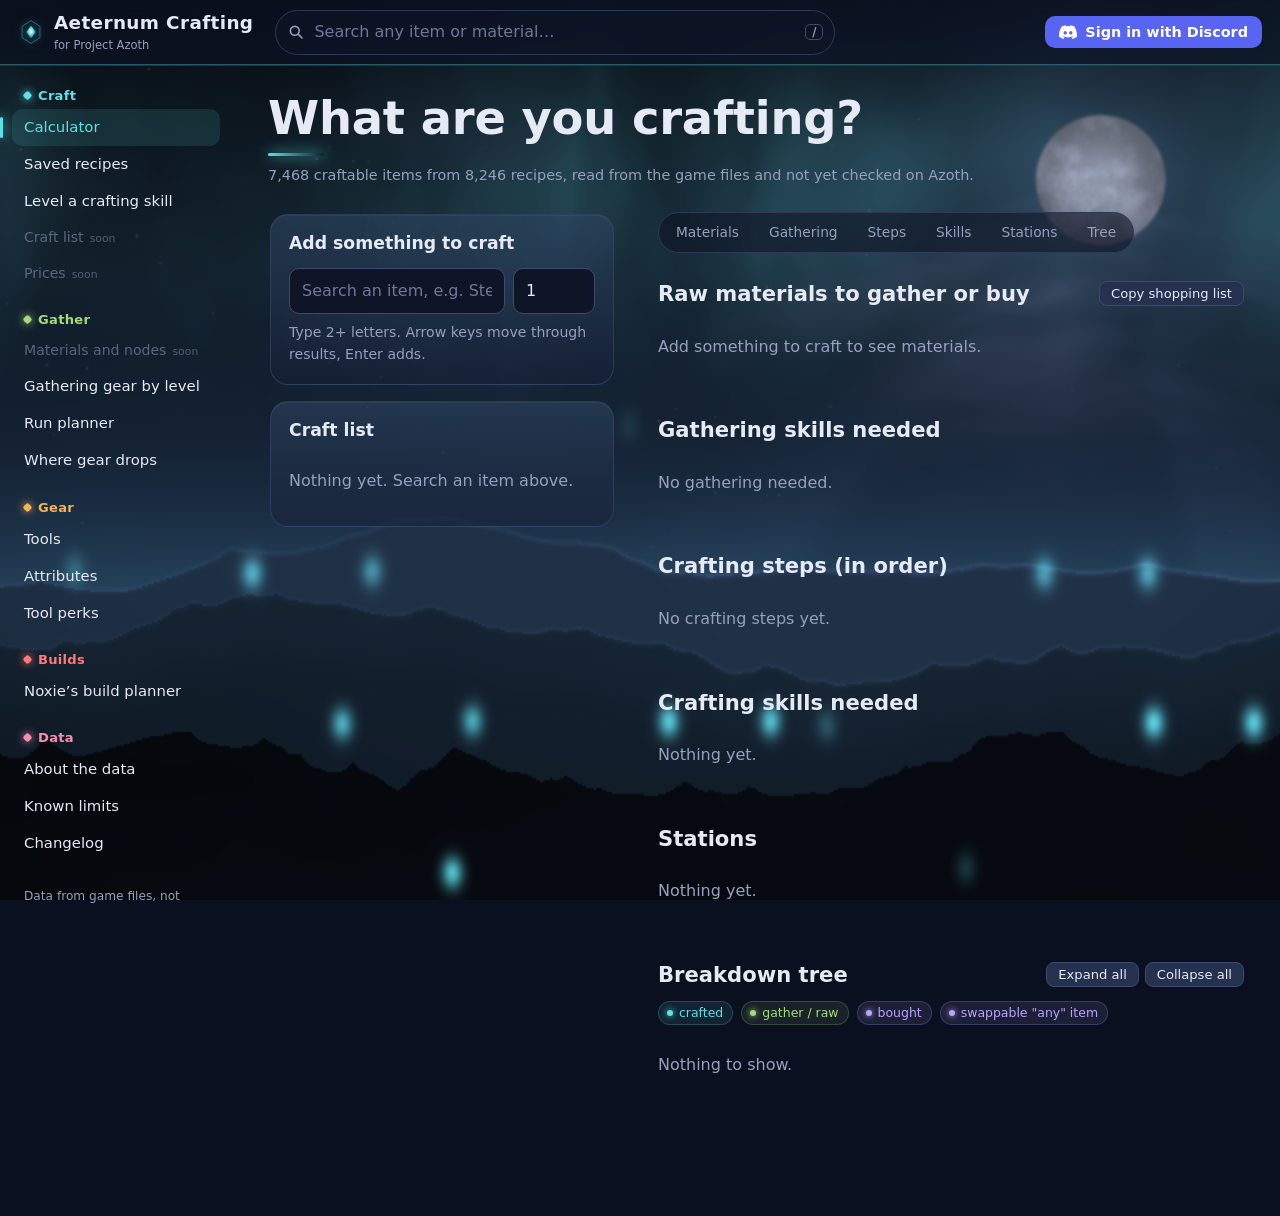
<file: index.html>
<!DOCTYPE html>
<html lang="en" data-v="20261128l">
<head>
<meta charset="utf-8">
<meta name="viewport" content="width=device-width, initial-scale=1">
<!-- Security: only this site's own scripts run; data is fetched only from this site and the Supabase project
     (sign-in and saves); pictures only from this site and Discord avatars. Update connect-src if Supabase changes. -->
<meta http-equiv="Content-Security-Policy" content="default-src 'self'; script-src 'self'; style-src 'self' 'unsafe-inline'; img-src 'self' data: https://cdn.discordapp.com; connect-src 'self' https://mmzbgmdmlcivxvrpxvir.supabase.co; font-src 'self'; object-src 'none'; base-uri 'self'; form-action 'self'">
<meta name="referrer" content="strict-origin-when-cross-origin">
<meta name="color-scheme" content="dark">
<meta name="theme-color" content="#141A2E">
<link rel="icon" href="data:image/svg+xml,%3Csvg xmlns=%22http://www.w3.org/2000/svg%22 viewBox=%220 0 32 32%22%3E%3Cpath d=%22M16 4 24 16 16 28 8 16Z%22 fill=%22%235CE1E6%22/%3E%3C/svg%3E">
<title>Aeternum Crafting</title>
<link rel="stylesheet" href="css/tokens.css?v=20261128l">
<link rel="stylesheet" href="css/layout.css?v=20261128l">
<link rel="stylesheet" href="css/components.css?v=20261128l">
</head>
<body>
<a class="skip" href="#main">Skip to content</a>
<header class="top"><div class="in">
  <a class="brand" href="#/craft/calculator">
    <svg class="mark" viewBox="0 0 32 32" aria-hidden="true"><defs><radialGradient id="mg" cx="50%" cy="45%" r="55%"><stop offset="0" stop-color="#E9FEFF"/><stop offset=".45" stop-color="#5CE1E6"/><stop offset="1" stop-color="#1E5B66"/></radialGradient></defs><path d="M16 2 27 9v14L16 30 5 23V9Z" fill="none" stroke="#5CE1E6" stroke-opacity=".5"/><path d="M16 8 22 16 16 24 10 16Z" fill="url(#mg)"/><circle cx="16" cy="16" r="1.6" fill="#fff"/></svg>
    <span><b>Aeternum Crafting</b><small>for Project Azoth</small></span>
  </a>
  <div class="gsearch" role="search">
    <svg viewBox="0 0 20 20" aria-hidden="true"><circle cx="8.5" cy="8.5" r="5.5" fill="none" stroke="currentColor" stroke-width="2"/><path d="m13 13 4.5 4.5" stroke="currentColor" stroke-width="2" stroke-linecap="round"/></svg>
    <input id="gq" type="search" placeholder="Search any item or material…" autocomplete="off" aria-label="Search any item or material">
    <kbd aria-hidden="true">/</kbd>
    <div id="gsugg" class="sugg" hidden></div>
  </div>
  <div class="acct" id="acct"></div>
</div></header>
<div class="shell">
  <nav class="side" id="side" aria-label="Sections"></nav>
  <main class="wrap" id="main" tabindex="-1"><p class="loading">Loading…</p></main>
</div>
<noscript><p style="padding:20px">This tool needs JavaScript turned on.</p></noscript>
<!-- core -->
<script src="js/lib/calc.js?v=20261128l"></script>
<script src="js/lib/plan.js?v=20261128l"></script>
<script src="js/lib/level.js?v=20261128l"></script>
<script src="js/core/util.js?v=20261128l"></script>
<script src="js/core/storage.js?v=20261128l"></script>
<script src="js/core/config.js?v=20261128l"></script>
<script src="js/core/auth.js?v=20261128l"></script>
<script src="js/core/data.js?v=20261128l"></script>
<script src="js/core/search.js?v=20261128l"></script>
<script src="js/core/router.js?v=20261128l"></script>
<script src="js/core/sky.js?v=20261128l"></script>
<script src="js/core/flow.js?v=20261128l"></script>
<!-- pages: one file each -->
<script src="js/pages/calculator.js?v=20261128l"></script>
<script src="js/pages/saved.js?v=20261128l"></script>
<script src="js/pages/item.js?v=20261128l"></script>
<script src="js/pages/gear.js?v=20261128l"></script>
<script src="js/pages/runs.js?v=20261128l"></script>
<script src="js/pages/drops.js?v=20261128l"></script>
<script src="js/pages/levelling.js?v=20261128l"></script>
<script src="js/pages/tools.js?v=20261128l"></script>
<script src="js/pages/attributes.js?v=20261128l"></script>
<script src="js/pages/perks.js?v=20261128l"></script>
<script src="js/pages/noxie.js?v=20261128l"></script>
<script src="js/pages/about.js?v=20261128l"></script>
<script src="js/pages/limits.js?v=20261128l"></script>
<script src="js/pages/changelog.js?v=20261128l"></script>
<!-- menu and start-up -->
<script src="js/app.js?v=20261128l"></script>
</body>
</html>
</file>
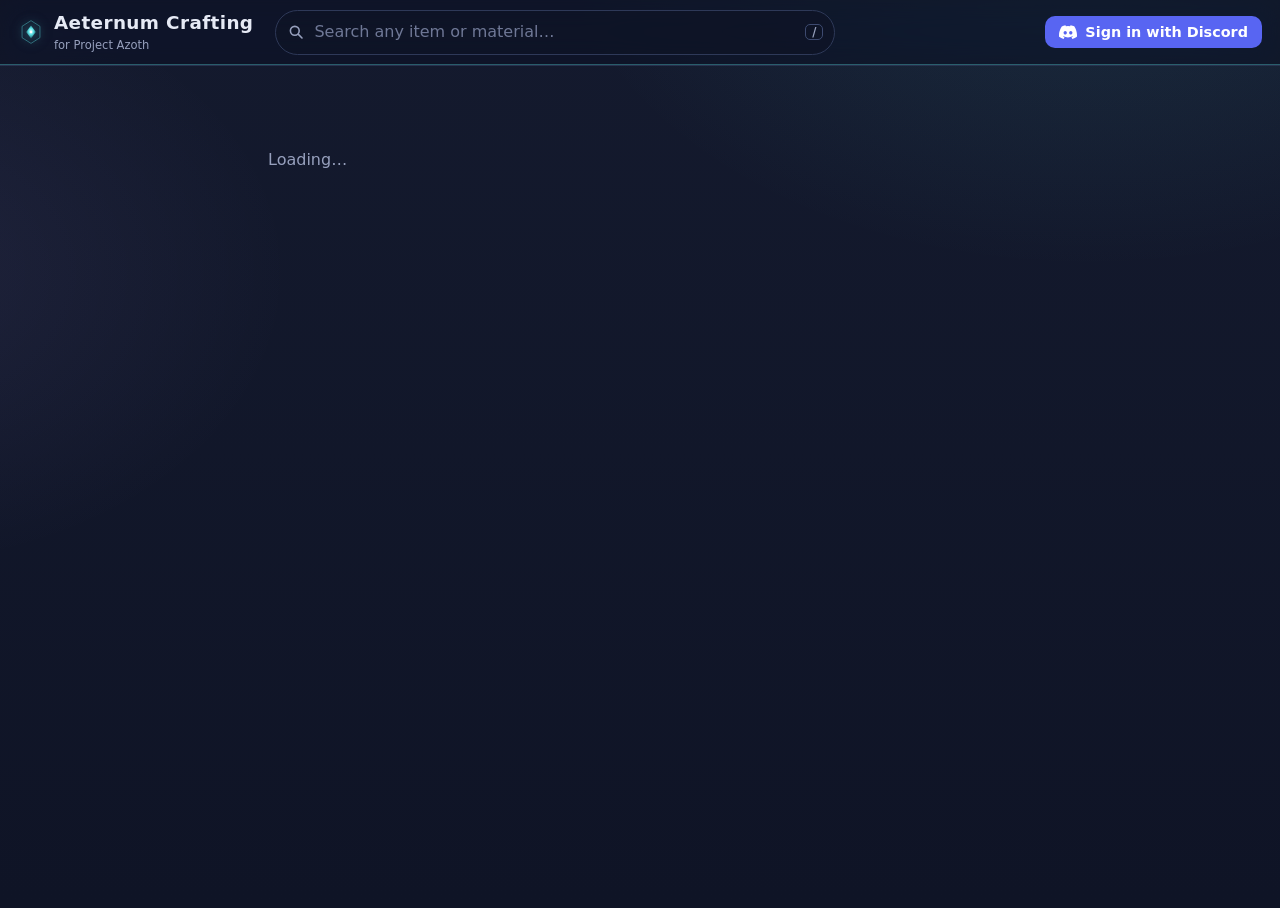
<file: site/index.html>
<!DOCTYPE html>
<html lang="en"><head><meta charset="utf-8"><title>Moved</title>
<meta http-equiv="refresh" content="0; url=../">
</head><body><p>The calculator has moved. <a href="../">Open it here</a>.</p></body></html>
</file>
<file: css/tokens.css>
/* Design tokens. Theme: Azoth — luminous cyan magic over an Aeternum night sky.
   Colour carries meaning everywhere: cyan = crafted, moss = gathered, lilac = chosen/bought, ember = needs attention. */
:root{
  --night:#141A2E;      /* page */
  --deep:#0F1426;       /* bottom of page gradient, wells */
  --slate:#1C2440;      /* raised surfaces */
  --slate2:#26304F;     /* inputs, hover */
  --line:#2E3958;
  --line2:#3D4A70;
  --mist:#E6EAF5;       /* text */
  --mute:#97A0BD;       /* secondary text (6.5:1 on night) */
  --azoth:#5CE1E6;  --azoth-d:#1E5B66;  --azoth-bg:rgba(92,225,230,.09);
  --moss:#A6D97A;   --moss-d:#46663A;   --moss-bg:rgba(166,217,122,.09);
  --lilac:#B9A4FF;  --lilac-d:#5A4C8F;  --lilac-bg:rgba(185,164,255,.1);
  --ember:#FF9F6B;  --ember-d:#86492C;  --ember-bg:rgba(255,159,107,.1);

  /* Section colours: what the menu, page glow and active controls use. Skills set their own on their pages. */
  --c-craft:#5CE1E6;--c-gather:#A6D97A;--c-gear:#F2B45A;--c-data:#F48FB1;--c-builds:#FF7A7A;
  --accent:var(--c-craft);

  --display:"Bahnschrift","DIN Alternate","Avenir Next Condensed","Roboto Condensed","Arial Narrow",system-ui,sans-serif;
  --body:"Segoe UI Variable Text","Segoe UI",system-ui,-apple-system,Roboto,sans-serif;

  --r-s:8px;--r:12px;--r-l:18px;
  --ease:cubic-bezier(.2,.8,.2,1);
  --focus:0 0 0 2px var(--night),0 0 0 4px var(--azoth);
  interpolate-size:allow-keywords;   /* lets the tree animate open to its natural height */
}
body[data-sec=gather]{--accent:var(--c-gather)}
body[data-sec=gear]{--accent:var(--c-gear)}
body[data-sec=data]{--accent:var(--c-data)}
body[data-sec=builds]{--accent:var(--c-builds)}
*{box-sizing:border-box}
html{scroll-behavior:smooth;scroll-padding-top:80px}
body{
  margin:0;color:var(--mist);font:16px/1.55 var(--body);min-height:100vh;
  background:
    radial-gradient(900px 600px at 85% -10%,rgba(92,225,230,.10),transparent 60%),
    radial-gradient(700px 500px at -10% 30%,rgba(185,164,255,.08),transparent 60%),
    linear-gradient(180deg,var(--night),var(--deep) 900px) fixed;
  background-color:var(--deep);
  -webkit-font-smoothing:antialiased;
}
a{color:var(--azoth);text-decoration-color:rgba(92,225,230,.35);text-underline-offset:3px}
a:hover{text-decoration-color:var(--azoth)}
:focus-visible{outline:none;box-shadow:var(--focus);border-radius:6px}
::selection{background:rgba(92,225,230,.3)}
.skip{position:absolute;left:-999px;top:8px;background:var(--azoth);color:var(--night);padding:8px 12px;border-radius:8px;z-index:50;font-weight:600}
.skip:focus{left:8px}

@media (prefers-reduced-motion:reduce){
  html{scroll-behavior:auto}
  *,*::before,*::after{transition-duration:.01ms!important;animation-duration:.01ms!important}
}

/* Live WebGL sky (js/core/sky.js). Without it, the gradient on body above stays. */
.sky{position:fixed;inset:0;width:100vw;height:100vh;z-index:-1;pointer-events:none}
html.has-sky{background:#0B1020}
html.has-sky body{background:transparent}
</file>
<file: css/layout.css>
/* Page frame: glass header with search, slim side rail (a scrolling strip on phones), main area. */
.top{position:sticky;top:0;z-index:20;background:rgba(14,19,34,.62);box-shadow:inset 0 -1px 0 color-mix(in srgb,var(--accent) 35%,transparent);backdrop-filter:blur(14px) saturate(140%);-webkit-backdrop-filter:blur(14px) saturate(140%);border-bottom:1px solid rgba(61,74,112,.55)}
.top .in{padding:10px 18px;display:flex;align-items:center;gap:22px;flex-wrap:wrap}
.brand{display:flex;align-items:center;gap:10px;text-decoration:none;color:var(--mist);white-space:nowrap}
.brand .mark{width:26px;height:26px;flex:none;filter:drop-shadow(0 0 6px rgba(92,225,230,.55))}
.brand b{font:600 1.15rem/1 var(--display);font-stretch:85%;letter-spacing:.02em}
.brand small{display:block;font:400 .72rem/1.2 var(--body);color:var(--mute);margin-top:2px}

.gsearch{position:relative;flex:1;max-width:560px;min-width:200px}
.gsearch input{width:100%;padding:9px 40px 9px 38px;border-radius:999px;background:rgba(15,20,38,.7);border-color:var(--line)}
.gsearch svg{position:absolute;left:13px;top:50%;transform:translateY(-50%);width:16px;height:16px;color:var(--mute);pointer-events:none}
.gsearch kbd{position:absolute;right:12px;top:50%;transform:translateY(-50%);font:600 .72rem var(--body);color:var(--mute);border:1px solid var(--line2);border-radius:5px;padding:0 6px;pointer-events:none}
.gsearch .sugg{position:absolute;left:0;right:0;top:calc(100% + 6px);z-index:30}

.shell{display:grid;grid-template-columns:232px minmax(0,1fr);min-height:calc(100vh - 58px)}
.side{padding:22px 12px;position:sticky;top:58px;align-self:start;max-height:calc(100vh - 58px);overflow-y:auto;scrollbar-width:thin}
.side h3{display:flex;align-items:center;gap:7px;font:600 .82rem var(--display);font-stretch:90%;color:var(--c,var(--mute));margin:20px 12px 6px;letter-spacing:.02em}
.side h3::before{content:"";width:7px;height:7px;border-radius:2px;transform:rotate(45deg);background:var(--c,var(--mute));box-shadow:0 0 8px var(--c,transparent)}
.side h3:first-child{margin-top:0}
.side a,.side .soon{position:relative;display:block;padding:7px 12px;border-radius:10px;text-decoration:none;color:var(--mist);font-size:.93rem;transition:background .2s var(--ease),color .2s}
.side a:hover{background:rgba(38,48,79,.6)}
.side a[aria-current=page]{color:var(--accent);background:color-mix(in srgb,var(--accent) 12%,transparent)}
.side a[aria-current=page]::before{content:"";position:absolute;left:-12px;top:8px;bottom:8px;width:3px;border-radius:3px;background:var(--accent);box-shadow:0 0 12px var(--accent)}
.side .soon{color:var(--mute);opacity:.55;font-size:.88rem;cursor:default}
.side .soon small{font-size:.68rem;margin-left:6px;opacity:.9}
.side .side-foot{margin:26px 12px 0;font-size:.76rem;color:var(--mute);line-height:1.45}

.wrap{max-width:2400px;padding:26px 36px 80px;min-width:0;view-transition-name:main}

/* Calculator: controls left, results right on wide screens */
@media (min-width:1180px){
  .calc{display:grid;grid-template-columns:350px minmax(0,1fr);gap:40px;align-items:start}
  .calc .col1{position:sticky;top:80px;max-height:calc(100vh - 96px);overflow-y:auto;padding:2px 4px 2px 2px;scrollbar-width:thin}
}

/* Very wide screens: results side by side (materials and gathering | steps, skills, stations) */
@media (min-width:1600px){.res2{display:grid;grid-template-columns:minmax(0,1fr) minmax(0,1fr);gap:0 40px;align-items:start}}

/* Phones and small tablets */
@media (max-width:820px){
  .top .in{gap:10px;padding:10px 14px}
  .gsearch{max-width:none;flex-basis:100%;order:3}
  .gsearch kbd{display:none}
  .shell{display:block}
  .side{position:sticky;top:var(--hdr,104px);z-index:15;max-height:none;display:flex;gap:2px;align-items:center;overflow-x:auto;padding:6px 12px;background:rgba(20,26,46,.85);backdrop-filter:blur(14px);-webkit-backdrop-filter:blur(14px);border-bottom:1px solid rgba(61,74,112,.55);scrollbar-width:none}
  .side h3{margin:0 4px 0 12px;white-space:nowrap;font-size:.72rem}
  .side h3:first-child{margin-left:0}
  .side a,.side .soon{white-space:nowrap;padding:6px 10px;font-size:.88rem}
  .side a[aria-current=page]::before{left:10px;right:10px;top:auto;bottom:0;width:auto;height:2px}
  .side .side-foot{display:none}
  .wrap{padding:18px 14px 60px}
  html{scroll-padding-top:150px}
}

/* Page change: content cross-fades while header and menu stay put */
::view-transition-old(main){animation:vt-out .18s var(--ease) both}
::view-transition-new(main){animation:vt-in .32s var(--ease) both}
@keyframes vt-out{to{opacity:0;transform:translateY(-6px);filter:blur(3px)}}
@keyframes vt-in{from{opacity:0;transform:translateY(10px);filter:blur(4px)}}
</file>
<file: css/components.css>
/* Building blocks. Results sit in open panels (no box); only controls and groups get a surface. */
h1{font:600 clamp(1.9rem,1.2rem + 2.2vw,2.9rem)/1.05 var(--display);font-stretch:80%;letter-spacing:-.005em;margin:2px 0 8px;color:var(--mist);text-wrap:balance}
h1::after{content:"";display:block;width:56px;height:3px;margin-top:10px;border-radius:3px;background:linear-gradient(90deg,var(--accent),transparent);box-shadow:0 0 14px var(--accent)}
.sub{color:var(--mute);font-size:.9rem;margin:0 0 26px}
.muted{color:var(--mute);font-size:.88rem}
.empty{color:var(--mute);padding:14px 0}
.err{color:var(--ember)}
.note{font-size:.85rem;color:var(--mute);margin:12px 0 0;padding-left:12px;border-left:2px solid var(--line2)}
.loading{color:var(--mute);padding:40px 0}

/* Open panel: heading + content, separated by space */
.card{margin:0 0 44px}
.card>h2{font:600 1.32rem/1.2 var(--display);font-stretch:85%;margin:0 0 14px;color:var(--mist);display:flex;align-items:center;gap:10px;flex-wrap:wrap}
.card>h2 .act{margin-left:auto;display:flex;gap:6px;font:400 .9rem var(--body)}
/* Controls get a glass surface */
.col1 .card,.card.glass{background:linear-gradient(180deg,color-mix(in srgb,var(--accent) 7%,rgba(38,48,79,.6)),rgba(24,31,56,.55));backdrop-filter:blur(6px);border:1px solid rgba(61,74,112,.6);border-radius:var(--r-l);padding:18px;margin-bottom:16px;box-shadow:inset 0 1px 0 rgba(230,234,245,.05)}
.col1 .card>h2{font-size:1.08rem}

input,select{background:var(--deep);color:var(--mist);border:1px solid var(--line2);border-radius:10px;padding:10px 12px;font:inherit;min-width:0;transition:border-color .2s,box-shadow .2s}
input::placeholder{color:#6F7896}
input:focus-visible,select:focus-visible{border-color:var(--azoth);box-shadow:0 0 0 3px rgba(92,225,230,.22)}
button{font:500 .92rem var(--body);cursor:pointer;border-radius:10px;border:1px solid var(--line2);background:var(--slate2);color:var(--mist);padding:9px 15px;transition:background .2s,border-color .2s,transform .12s var(--ease)}
button:hover{border-color:var(--azoth);background:#2C3860}
button:active{transform:scale(.97)}
button.sm{padding:4px 11px;font-size:.82rem;border-radius:8px}
button.primary{background:var(--azoth);border-color:var(--azoth);color:var(--night);font-weight:600}
button.primary:hover{background:#8BEDF0}
.row{display:flex;gap:8px;flex-wrap:wrap}
.grow{flex:1}.q{width:82px}
.price{width:100px;padding:6px 9px;font-size:.88rem}
.c{font:600 1.02rem var(--display);font-variant-numeric:tabular-nums;color:var(--mist);white-space:nowrap}

.item{display:flex;align-items:center;gap:12px;padding:11px 0;border-top:1px solid rgba(46,57,88,.7)}
.item:first-child{border-top:0}
.item .n{flex:1;min-width:0;overflow-wrap:anywhere}
.item .n>a{color:var(--mist);text-decoration:none;font-weight:500}
.item .n>a:hover{color:var(--azoth)}

/* Search results */
.sugg{margin-top:8px;border:1px solid var(--line2);border-radius:14px;overflow:hidden;max-height:60vh;overflow-y:auto;background:rgba(28,36,64,.97);backdrop-filter:blur(12px);box-shadow:0 18px 50px rgba(5,8,18,.6)}
.sugg button{display:flex;justify-content:space-between;align-items:baseline;gap:10px;width:100%;text-align:left;border:0;border-top:1px solid rgba(46,57,88,.7);border-radius:0;background:transparent;padding:10px 14px}
.sugg button:first-child{border-top:0}
.sugg button:hover,.sugg button:focus-visible{background:var(--azoth-bg);box-shadow:inset 3px 0 0 var(--azoth)}
.sugg .tag{font-size:.76rem;color:var(--mute);white-space:nowrap}

/* Kind markers: a glowing dot + word. One colour per kind, used everywhere. */
.b{display:inline-flex;align-items:center;gap:6px;font-size:.78rem;padding:1px 9px 1px 8px;border-radius:999px;white-space:nowrap;vertical-align:middle;line-height:1.6;border:1px solid transparent}
.b::before{content:"";width:6px;height:6px;border-radius:50%;background:currentColor;box-shadow:0 0 6px currentColor}
.b.craft{color:var(--azoth);background:var(--azoth-bg);border-color:rgba(92,225,230,.22)}
.b.raw{color:var(--moss);background:var(--moss-bg);border-color:rgba(166,217,122,.22)}
.b.cat,.b.buy{color:var(--lilac);background:var(--lilac-bg);border-color:rgba(185,164,255,.22)}
.b.warn{color:var(--ember);background:var(--ember-bg);border-color:rgba(255,159,107,.25)}
.b.plain{color:var(--mute);background:rgba(38,48,79,.5)}
.b.plain::before{display:none}

.jump{display:flex;gap:4px;flex-wrap:wrap;margin:0 0 28px;padding:4px;border-radius:999px;background:rgba(15,20,38,.6);border:1px solid var(--line);width:fit-content;max-width:100%}
.jump a{font-size:.86rem;padding:5px 13px;border-radius:999px;text-decoration:none;color:var(--mute);transition:color .2s,background .2s}
.jump a:hover{color:var(--mist);background:var(--slate2)}

/* Where to get it */
details.nodes{margin-top:5px}
details.nodes summary{cursor:pointer;color:var(--mute);font-size:.85rem;width:fit-content}
details.nodes summary:hover{color:var(--moss)}
.nodes div{font-size:.84rem;color:var(--mute);padding:3px 0}.nodes b{color:var(--mist);font-weight:500}
.total{display:flex;justify-content:space-between;padding-top:12px;margin-top:6px;border-top:1px solid var(--line2);font-weight:600}

/* Steps: a real sequence, so numbered */
.step{display:grid;grid-template-columns:auto 1fr auto;gap:4px 14px;align-items:start;padding:13px 0;border-top:1px solid rgba(46,57,88,.7)}
.step:first-child{border-top:0}
.step .no{width:28px;height:28px;border-radius:50%;display:grid;place-items:center;color:var(--azoth);font:600 .85rem var(--display);border:1px solid rgba(92,225,230,.4);background:var(--azoth-bg)}
.step b a{color:var(--mist);text-decoration:none}.step b a:hover{color:var(--azoth)}
.step .meta{grid-column:2/4;display:flex;gap:6px;flex-wrap:wrap}

/* Groups (skills, stations, gathering) */
.grps{display:grid;grid-template-columns:repeat(auto-fill,minmax(min(300px,100%),1fr));gap:12px}
.grp{border:1px solid rgba(61,74,112,.55);border-radius:var(--r);overflow:hidden;background:rgba(28,36,64,.45)}
.grp>header{display:flex;align-items:baseline;gap:8px;padding:11px 14px 9px;font:600 1.02rem var(--display);font-stretch:90%}
.grp>header .c{margin-left:auto;font-size:.9rem;color:var(--azoth)}
.grp ul{list-style:none;margin:0;padding:0 14px 8px}
.grp li{display:flex;gap:8px;padding:6px 0;border-top:1px solid rgba(46,57,88,.6);font-size:.9rem;align-items:center;flex-wrap:wrap}
.grp li .n{flex:1;min-width:9em}
.grp li .n a{color:var(--mist);text-decoration:none}.grp li .n a:hover{color:var(--azoth)}
.grps+.note{margin-top:14px}

/* Flexible material picker */
fieldset.pick{border:1px solid var(--line);border-radius:var(--r);margin:0 0 10px;padding:10px 14px 14px;background:rgba(15,20,38,.35)}
fieldset.pick legend{padding:0 6px;font-weight:600}
.chips{display:flex;flex-wrap:wrap;gap:6px;margin-top:8px}
.chips label{position:relative;cursor:pointer}
.chips input{position:absolute;opacity:0;width:1px;height:1px}
.chips span{display:inline-block;padding:5px 12px;border:1px solid var(--line2);border-radius:999px;font-size:.86rem;transition:all .2s var(--ease)}
.chips label:hover span{border-color:var(--lilac)}
.chips input:checked+span{background:var(--lilac-bg);border-color:var(--lilac);color:var(--lilac);font-weight:600;box-shadow:0 0 14px rgba(185,164,255,.25)}
.chips input:focus-visible+span{box-shadow:var(--focus)}
.pick select{width:100%;margin-top:6px}

/* Breakdown tree */
.legend{display:flex;gap:8px;flex-wrap:wrap;margin-bottom:14px}
.tree,.tree ul{list-style:none;margin:0;padding:0}
.tree ul{margin-left:13px;padding-left:14px;border-left:1px solid var(--line)}
.tree li{margin:3px 0}
.tree summary,.tree .leaf{display:flex;align-items:center;gap:8px 10px;flex-wrap:wrap;padding:7px 10px;border-radius:10px;min-height:40px}
.tree summary{cursor:pointer;list-style:none;background:rgba(92,225,230,.05);border:1px solid rgba(92,225,230,.14);transition:background .2s,border-color .2s}
.tree summary::-webkit-details-marker{display:none}
.tree summary::before{content:"";width:7px;height:7px;border-right:2px solid var(--azoth);border-bottom:2px solid var(--azoth);transform:rotate(-45deg);transition:transform .25s var(--ease);flex:none;margin:0 2px}
.tree details[open]>summary::before{transform:rotate(45deg)}
.tree summary:hover{background:rgba(92,225,230,.1);border-color:rgba(92,225,230,.3)}
.tree details::details-content{height:0;overflow:clip;transition:height .3s var(--ease),content-visibility .3s allow-discrete}
.tree details[open]::details-content{height:auto}
.tree .leaf{border:1px dashed var(--line)}
.tree .leaf::before{content:"";width:8px;height:8px;border-radius:50%;background:var(--mute);flex:none;margin:0 1px}
.tree .leaf.raw{border:1px solid rgba(166,217,122,.2);background:var(--moss-bg)}
.tree .leaf.raw::before{background:var(--moss);box-shadow:0 0 8px var(--moss)}
.tree .leaf.cat::before{background:var(--ember);box-shadow:0 0 8px var(--ember)}
.tree .leaf.buy::before{background:var(--lilac);box-shadow:0 0 8px var(--lilac)}
.tree .tq{font:600 1rem var(--display);font-variant-numeric:tabular-nums;color:var(--azoth);min-width:3.4em}
.tree .leaf .tq{color:var(--mist)}
.tree .nm{flex:1;min-width:8em}
.tree .via{font-size:.78rem;color:var(--lilac)}
@media (max-width:600px){
  .tree ul{margin-left:6px;padding-left:8px}
  .tree summary,.tree .leaf{padding:6px 8px;gap:4px 6px}
  .tree .tq{min-width:0}
  .grps{grid-template-columns:1fr}
}

/* Text pages */
.prose{max-width:68ch}
.prose h2{font:600 1.3rem var(--display);font-stretch:85%;margin:30px 0 8px}
.prose li{margin:6px 0}
.prose p,.prose li{line-height:1.65}

/* Item page */
.facts{display:flex;gap:6px;flex-wrap:wrap;margin:6px 0 26px}
.ing{display:flex;gap:12px;align-items:baseline;padding:10px 0;border-top:1px solid rgba(46,57,88,.7)}
.ing:first-child{border-top:0}
.ing .n{flex:1;min-width:0}
.links{display:flex;flex-wrap:wrap;gap:6px}
.links a{font-size:.87rem;padding:4px 12px;border:1px solid var(--line2);border-radius:999px;text-decoration:none;color:var(--mist);transition:border-color .2s,color .2s}
.links a:hover{border-color:var(--azoth);color:var(--azoth)}

/* Skill switch */
.seg{display:flex;gap:4px;flex-wrap:wrap;margin:0 0 34px;padding:4px;border-radius:14px;background:rgba(15,20,38,.6);border:1px solid var(--line);width:fit-content;max-width:100%}
.seg a{padding:7px 16px;border-radius:10px;text-decoration:none;color:var(--mute);font:600 .95rem var(--display);font-stretch:90%;transition:color .2s,background .2s}
.seg a:hover{color:var(--mist);background:var(--slate2)}
.seg a{display:inline-flex;align-items:center;gap:7px}
.seg a[style]::before{content:"";width:8px;height:8px;border-radius:50%;background:var(--c);box-shadow:0 0 8px var(--c)}
.seg a[aria-current=page]{color:var(--night);background:var(--c,var(--accent));box-shadow:0 0 18px color-mix(in srgb,var(--c,var(--accent)) 45%,transparent)}
.seg a[aria-current=page]::before{background:var(--night);box-shadow:none}

/* Best in slot: a character screen. Jewellery left, worn pieces down the middle, tool right. */
.doll{position:relative;display:grid;gap:12px;grid-template-columns:1fr 1.15fr 1fr;
  grid-template-areas:"amulet head tool" "ring chest tool" "earring hands ." ". legs ." ". feet .";
  padding:20px;border-radius:var(--r-l);background:radial-gradient(60% 80% at 50% 40%,rgba(166,217,122,.08),transparent 70%),rgba(15,20,38,.5);border:1px solid rgba(61,74,112,.45)}
.doll .core{position:absolute;left:50%;top:28px;bottom:28px;width:2px;transform:translateX(-50%);background:linear-gradient(var(--moss),transparent);opacity:.35;z-index:0}
.slot{position:relative;z-index:1;display:flex;flex-direction:column;gap:3px;padding:12px 14px;border-radius:14px;background:rgba(28,36,64,.88);border:1px solid rgba(166,217,122,.22);box-shadow:inset 0 1px 0 rgba(230,234,245,.05)}
.slot.none{background:rgba(28,36,64,.45);border-style:dashed;border-color:var(--line)}
.slot .sl{font-size:.78rem;color:var(--mute)}
.slot .sn{font:600 1rem/1.25 var(--display);font-stretch:90%}
.slot .sn a{color:var(--mist);text-decoration:none}.slot .sn a:hover{color:var(--moss)}
.slot .sv{color:var(--moss);font-size:.9rem;font-weight:600}
.s-head{grid-area:head}.s-chest{grid-area:chest}.s-hands{grid-area:hands}.s-legs{grid-area:legs}.s-feet{grid-area:feet}
.s-amulet{grid-area:amulet}.s-ring{grid-area:ring}.s-earring{grid-area:earring}
.s-tool{grid-area:tool;border-color:rgba(92,225,230,.4);background:linear-gradient(180deg,rgba(92,225,230,.12),rgba(28,36,64,.9))}
.s-tool .sv{color:var(--azoth);font:600 1.6rem var(--display)}
@media (max-width:700px){
  .doll{grid-template-columns:1fr 1fr;grid-template-areas:"tool tool" "head chest" "hands legs" "feet amulet" "ring earring";padding:12px}
  .doll .core{display:none}
}

/* Level bands: a vertical track */
.bands{list-style:none;margin:0;padding:0;position:relative}
.bands::before{content:"";position:absolute;left:47px;top:12px;bottom:12px;width:2px;background:linear-gradient(var(--accent),transparent);opacity:.5}
.band{display:grid;grid-template-columns:96px 1fr;gap:18px;padding:12px 0}
.band .lvl{position:relative;display:flex;flex-direction:column;align-items:center;justify-content:center;width:96px;height:64px;border-radius:14px;background:var(--slate);border:1px solid color-mix(in srgb,var(--accent) 40%,transparent);z-index:1}
.band .lvl span{font-size:.72rem;color:var(--mute)}
.band .lvl b{font:600 1.15rem var(--display);font-stretch:85%;color:var(--accent)}
.band .body p{margin:0 0 6px;line-height:1.5}
.band .k{display:inline-block;min-width:6.5em;color:var(--mute);font-size:.85rem}
@media (max-width:600px){.band{grid-template-columns:1fr;gap:8px}.bands::before{display:none}.band .lvl{flex-direction:row;gap:8px;width:auto;height:auto;padding:6px 12px;justify-content:flex-start}.band .k{display:block}}

/* Full item lists: a table on wide screens, stacked cards on phones */
.gt{display:flex;flex-direction:column;gap:4px}
.gt-h,.gt-r>summary,.gt-row{display:grid;grid-template-columns:minmax(180px,1.6fr) 120px 50px 80px 80px minmax(200px,2fr) minmax(150px,1.2fr);gap:12px;align-items:center;padding:8px 14px}
.gt.nospd .gt-h,.gt.nospd .gt-r>summary,.gt.nospd .gt-row{grid-template-columns:minmax(180px,1.6fr) 50px 80px 80px minmax(200px,2fr) minmax(150px,1.2fr)}
.gt-h{font-size:.78rem;color:var(--mute);padding-bottom:4px;border-bottom:1px solid var(--line)}
.gt-r{border:1px solid rgba(61,74,112,.5);border-radius:12px;background:rgba(28,36,64,.4)}
.gt-r>summary{cursor:pointer;list-style:none;font-size:.9rem}
.gt-r>summary::-webkit-details-marker{display:none}
.gt-r>summary:hover{background:rgba(38,48,79,.5);border-radius:12px}
.gt-n{font-weight:600}
.gt-p{font-size:.84rem;line-height:1.45}.gt-p b{color:var(--moss)}
.gt-r .gd{padding:0 14px 12px}
.gt-r::details-content{height:0;overflow:clip;transition:height .25s var(--ease),content-visibility .25s allow-discrete}
.gt-r[open]::details-content{height:auto}
@media (max-width:900px){
  .gt-h{display:none}
  .gt-r>summary,.gt.nospd .gt-r>summary,.gt.nospd .gt-row{grid-template-columns:1fr 1fr 1fr;gap:4px 10px}
  .gt-n,.gt-p{grid-column:1/-1}
  .gt-r [data-l]::before{content:attr(data-l) " ";color:var(--mute);font-size:.75rem}
}
.perks{margin:0 0 6px;padding-left:18px}.perks li{margin:3px 0}.perks b{font-weight:600}
.spd{display:inline-flex;align-items:center;gap:6px}
.spd i{display:block;height:6px;max-width:80px;border-radius:3px;background:linear-gradient(90deg,var(--azoth-d),var(--azoth));box-shadow:0 0 8px rgba(92,225,230,.4)}
.spd b{font:600 .9rem var(--display);color:var(--azoth)}
.guide>summary{list-style:none;cursor:pointer}.guide>summary::-webkit-details-marker{display:none}
.guide>summary h2{display:inline;font:600 1.08rem var(--display);font-stretch:90%}
.guide dl,.srcs{display:grid;grid-template-columns:max-content 1fr;gap:8px 18px;margin:12px 0 0}
.guide dt,.srcs dt{font-weight:600;color:var(--accent)}
.guide dd,.srcs dd{margin:0;color:var(--mist);font-size:.92rem;max-width:80ch}
@media (max-width:600px){.guide dl,.srcs{grid-template-columns:1fr;gap:2px}.guide dd,.srcs dd{margin-bottom:8px}}
.slot .sv b{color:var(--mist)}
.slot-h{font:600 1rem var(--display);font-stretch:90%;color:var(--mute);margin:20px 0 8px}
.s-tool .perks{margin:8px 0 0;font-size:.86rem}

/* Run planner */
@media (min-width:1180px){.runs{display:grid;grid-template-columns:320px minmax(0,1fr);gap:34px;align-items:start}.runs .col1{position:sticky;top:80px}}
.lvls{display:grid;grid-template-columns:1fr 1fr;gap:8px}
.lvls label{display:flex;flex-direction:column;gap:4px;font-size:.85rem;color:var(--mute)}
.lvls input{width:100%}
.sum{display:flex;flex-wrap:wrap;align-items:baseline;gap:4px 10px}
.sum .big{font:600 2.6rem/1 var(--display);color:var(--accent);text-shadow:0 0 18px color-mix(in srgb,var(--accent) 40%,transparent)}
.trail{list-style:none;margin:0;padding:0;position:relative}
.trail::before{content:"";position:absolute;left:15px;top:16px;bottom:16px;width:2px;background:linear-gradient(var(--accent),transparent);opacity:.5}
.stop{position:relative;display:grid;grid-template-columns:32px 1fr;gap:14px;padding:10px 0}
.stop .no{width:32px;height:32px;border-radius:50%;display:grid;place-items:center;font:600 .9rem var(--display);color:var(--night);background:var(--accent);box-shadow:0 0 14px color-mix(in srgb,var(--accent) 50%,transparent);z-index:1}
.stop .st-h{display:flex;flex-wrap:wrap;align-items:baseline;gap:6px 10px;margin:4px 0 8px}
.stop .st-h b{font:600 1.08rem var(--display);font-stretch:90%}
.stop p{margin:6px 0 0}
.mats{display:flex;flex-wrap:wrap;gap:6px}
.mat{display:inline-flex;gap:6px;align-items:baseline;padding:5px 12px;border-radius:999px;background:var(--moss-bg);border:1px solid rgba(166,217,122,.3);color:var(--mist);text-decoration:none;font-size:.88rem;transition:border-color .2s}
.mat b{color:var(--moss);font:600 .9rem var(--display)}
.mat:hover{border-color:var(--moss)}
a.btn{display:inline-block;padding:10px 16px;border-radius:10px;background:var(--azoth);color:var(--night);font-weight:600;text-decoration:none}
.big2{font:600 1.15rem var(--display);color:var(--azoth)}
.seg{max-width:100%}
.step .cost{grid-column:2/4;display:flex;flex-wrap:wrap;align-items:center;gap:6px 10px;font-size:.88rem}
.step .cost b{color:var(--azoth)}

/* "not 100%": anything the game files or testing do not confirm */
.unsure{display:inline-block;margin-left:6px;padding:0 7px;border-radius:999px;font:600 .68rem/1.6 var(--body);color:var(--ember);border:1px dashed color-mix(in srgb,var(--ember) 60%,transparent);background:var(--ember-bg);cursor:help;vertical-align:middle;white-space:nowrap}
.unsure:focus-visible{box-shadow:var(--focus)}

/* Attribute chips */
.at{display:inline-flex;align-items:center;gap:5px;padding:1px 9px;border-radius:999px;font-size:.78rem;font-weight:600;color:var(--a);background:color-mix(in srgb,var(--a) 13%,transparent);border:1px solid color-mix(in srgb,var(--a) 40%,transparent)}
.at::before{content:"";width:7px;height:7px;border-radius:50%;background:var(--a);box-shadow:0 0 6px var(--a)}

/* Weapon cards */
.wfilters{display:flex;flex-wrap:wrap;gap:10px;align-items:center;margin:0 0 18px}
.wfilters input[type=search]{min-width:240px;flex:1;max-width:420px}
.wgrid{display:grid;grid-template-columns:repeat(auto-fill,minmax(min(270px,100%),1fr));gap:14px}
.wcard{position:relative;padding:16px;border-radius:var(--r-l);background:linear-gradient(160deg,color-mix(in srgb,var(--a) 12%,rgba(30,38,66,.9)),rgba(20,26,46,.85));border:1px solid color-mix(in srgb,var(--a) 30%,var(--line));transition:transform .25s var(--ease),box-shadow .25s,border-color .25s;transform-style:preserve-3d}
.wcard:hover{border-color:var(--a);box-shadow:0 14px 34px rgba(5,8,18,.55),0 0 0 1px color-mix(in srgb,var(--a) 50%,transparent)}
.wcard h3{margin:0 0 4px;font:600 1.2rem var(--display);font-stretch:85%}
.wcard .hands{font-size:.78rem;color:var(--mute)}
.wcard .ats{display:flex;gap:6px;flex-wrap:wrap;margin:8px 0 12px}
.wcard label.cmp{position:absolute;top:12px;right:12px;display:flex;gap:6px;align-items:center;font-size:.78rem;color:var(--mute);cursor:pointer}
.wcard.picked{border-color:var(--azoth);box-shadow:0 0 0 2px var(--azoth)}
.bars{display:grid;grid-template-columns:auto 1fr auto;gap:5px 10px;align-items:center;font-size:.82rem}
.bars span{color:var(--mute)}
.bars i{display:block;height:6px;border-radius:3px;background:linear-gradient(90deg,color-mix(in srgb,var(--a) 50%,transparent),var(--a))}
.bars b{font:600 .88rem var(--display);font-variant-numeric:tabular-nums;text-align:right}
.est{margin-top:10px;font-size:.84rem;color:var(--mute)}.est b{color:var(--mist)}
.cmpbar{position:sticky;bottom:12px;z-index:5;display:flex;gap:10px;align-items:center;flex-wrap:wrap;margin-top:16px;padding:10px 14px;border-radius:14px;background:rgba(20,26,46,.92);backdrop-filter:blur(10px);border:1px solid var(--azoth);box-shadow:0 10px 30px rgba(5,8,18,.6)}
table.cmp{width:100%;border-collapse:collapse;font-size:.92rem}
table.cmp th,table.cmp td{padding:8px 10px;border-bottom:1px solid var(--line);text-align:left}
table.cmp th{color:var(--mute);font-weight:500;width:16em}
table.cmp td.best{color:var(--azoth);font-weight:600}

/* Attributes */
.attrs{display:grid;grid-template-columns:repeat(auto-fill,minmax(min(320px,100%),1fr));gap:14px}
.acard{padding:16px;border-radius:var(--r-l);background:linear-gradient(160deg,color-mix(in srgb,var(--a) 14%,rgba(30,38,66,.9)),rgba(20,26,46,.85));border:1px solid color-mix(in srgb,var(--a) 35%,var(--line))}
.acard h3{margin:0 0 8px;font:600 1.3rem var(--display);font-stretch:85%;color:var(--a)}
.acard ol{list-style:none;margin:8px 0 0;padding:0}
.acard li{display:grid;grid-template-columns:44px 1fr;gap:10px;padding:7px 0;border-top:1px solid rgba(46,57,88,.6);font-size:.88rem}
.acard li b{font:600 1rem var(--display);color:var(--a)}
.acard li span{white-space:pre-line}
.chart{width:100%;height:auto;display:block}
.chart text{fill:var(--mute);font:12px var(--body)}
.mine{display:grid;grid-template-columns:repeat(5,minmax(0,1fr));gap:8px}
.mine label{display:flex;flex-direction:column;gap:4px;font-size:.82rem;color:var(--a)}
@media (max-width:700px){.mine{grid-template-columns:repeat(3,minmax(0,1fr))}}

/* Perk list */
.plist{display:grid;grid-template-columns:repeat(auto-fill,minmax(min(340px,100%),1fr));gap:10px}
.pk{padding:12px 14px;border-radius:12px;background:rgba(28,36,64,.6);border:1px solid var(--line)}
.pk b{display:block;font:600 1rem var(--display);font-stretch:90%;margin-bottom:4px}
.pk p{margin:0 0 8px;font-size:.88rem;line-height:1.5}
.pk .on{display:flex;flex-wrap:wrap;gap:4px}
.gt.bst .gt-h,.gt.bst .gt-row{grid-template-columns:minmax(200px,1.4fr) 150px 190px 100px minmax(220px,2fr)}
@media (max-width:900px){.gt.bst .gt-row{grid-template-columns:1fr 1fr 1fr}}

/* "Any X" swap picker */
.anyw{display:inline-flex;align-items:center;gap:6px;flex-wrap:wrap;vertical-align:middle}
.anyl{font-size:.8rem;color:var(--cat)}
select.anypick{padding:3px 8px;font-size:.86rem;border-radius:8px;border-color:color-mix(in srgb,var(--cat) 45%,var(--line2));background:color-mix(in srgb,var(--cat) 8%,var(--deep));color:var(--mist);max-width:100%}
.ingl{line-height:2}
/* Sources lists */
.srcl{margin:4px 0 10px;padding-left:18px}.srcl li{margin:3px 0}
.src{margin-top:4px}
/* Item page: two columns on wide screens */
@media (min-width:1180px){.item-grid{display:grid;grid-template-columns:minmax(0,1fr) minmax(0,1fr);gap:0 40px;align-items:start}}
/* Wide screens: use the space */
@media (min-width:1500px){
  .runs>div:last-child{display:grid;grid-template-columns:repeat(auto-fit,minmax(min(520px,100%),1fr));gap:0 34px;align-items:start}
  .runs>div:last-child>.note{grid-column:1/-1}
  .prose{max-width:none;columns:2 560px;column-gap:56px}
  .prose h1{column-span:all}
  .prose h2{break-after:avoid}
  .prose li,.prose p{break-inside:avoid}
}
.chart{max-width:1100px;max-height:320px}
/* Tools page */
.tgrid{display:grid;grid-template-columns:repeat(auto-fill,minmax(min(420px,100%),1fr));gap:14px}
.tcard{padding:16px;border-radius:var(--r-l);background:linear-gradient(160deg,color-mix(in srgb,var(--a) 12%,rgba(30,38,66,.9)),rgba(20,26,46,.85));border:1px solid color-mix(in srgb,var(--a) 30%,var(--line))}
.tcard h3{margin:0 0 2px;font:600 1.25rem var(--display);font-stretch:85%;color:var(--a)}
.tcard .hands{font-size:.8rem;color:var(--mute)}
table.tl{width:100%;border-collapse:collapse;margin-top:10px;font-size:.88rem}
table.tl th{text-align:left;font-weight:500;color:var(--mute);font-size:.76rem;padding:4px 6px;border-bottom:1px solid var(--line)}
table.tl td{padding:6px;border-bottom:1px solid rgba(46,57,88,.5)}
table.tl a{color:var(--mist);text-decoration:none}table.tl a:hover{color:var(--a)}
/* Attributes: gathering and crafting effects */
.tradebox{margin:6px 0 4px;padding:10px 12px;border-radius:10px;background:color-mix(in srgb,var(--a) 10%,rgba(15,20,38,.6));border:1px solid color-mix(in srgb,var(--a) 30%,transparent)}
.tradebox b{font:600 .86rem var(--display);color:var(--a)}
.tradebox ul{list-style:none;margin:6px 0 0;padding:0;font-size:.86rem}
.tradebox li{padding:2px 0}.tradebox li span{display:inline-block;min-width:2.6em;font-weight:600;color:var(--a)}
mark.ts{background:color-mix(in srgb,var(--a) 18%,transparent);color:var(--mist);border-radius:4px;padding:0 3px}

/* Attributes: sliders like the in-game screen */
@media (min-width:1300px){.attr-layout{display:grid;grid-template-columns:minmax(0,1.25fr) minmax(0,1fr);gap:24px;align-items:start}.attr-sum{position:sticky;top:80px}}
.arow{padding:12px 0;border-top:1px solid rgba(46,57,88,.6)}
.arow:first-of-type{border-top:0}
.ahead{display:flex;align-items:baseline;gap:10px;flex-wrap:wrap}
.ahead b{font:600 1.15rem var(--display);font-stretch:88%;color:var(--a);min-width:7.5em}
.ahead .muted{font-size:.8rem}
.actl{display:flex;align-items:center;gap:8px;margin-top:6px}
.actl .astep{width:34px;height:34px;padding:0;display:grid;place-items:center;flex:none;font:700 1.1rem/1 var(--body)}
.anum{width:74px;padding:6px 8px;text-align:center;font:600 1rem var(--display)}
.slider{position:relative;flex:1;height:30px}
.slider .track{position:absolute;left:8px;right:8px;top:12px;height:6px;border-radius:3px;background:rgba(15,20,38,.9);border:1px solid var(--line)}
.slider .fill{position:absolute;left:0;top:0;bottom:0;border-radius:3px;background:linear-gradient(90deg,color-mix(in srgb,var(--a) 45%,transparent),var(--a));box-shadow:0 0 10px color-mix(in srgb,var(--a) 50%,transparent)}
.slider .tick{position:absolute;top:-5px;width:4px;height:14px;margin-left:-2px;border-radius:2px;background:var(--line2)}
.slider .tick.on{background:var(--a);box-shadow:0 0 8px var(--a)}
.slider input[type=range]{position:absolute;inset:0;width:100%;margin:0;background:transparent;-webkit-appearance:none;appearance:none;cursor:pointer}
.slider input[type=range]::-webkit-slider-runnable-track{background:transparent;height:30px}
.slider input[type=range]::-moz-range-track{background:transparent}
.slider input[type=range]::-webkit-slider-thumb{-webkit-appearance:none;width:18px;height:18px;margin-top:6px;border-radius:50%;background:var(--mist);border:3px solid var(--a);box-shadow:0 0 12px var(--a)}
.slider input[type=range]::-moz-range-thumb{width:14px;height:14px;border-radius:50%;background:var(--mist);border:3px solid var(--a);box-shadow:0 0 12px var(--a)}
.slider input[type=range]:focus-visible{outline:none;box-shadow:none}
.slider input[type=range]:focus-visible::-webkit-slider-thumb{box-shadow:var(--focus)}
.anext{margin-top:4px;font-size:.84rem;color:var(--mute)}.anext b{color:var(--a)}
.sumlist{list-style:none;margin:0 0 6px;padding:0}
.sumlist li{padding:5px 0;border-top:1px solid rgba(46,57,88,.5);font-size:.9rem}
.sumlist li:first-child{border-top:0}
.sumlist.trade b{color:var(--c-gather);font:600 1rem var(--display)}
.acard li.not{opacity:.45}.acard li.got b{text-shadow:0 0 8px var(--a)}
/* Tool comparison */
.presets{display:flex;flex-wrap:wrap;gap:8px 14px;align-items:center;margin-bottom:14px}
.pgroup{display:inline-flex;gap:6px;align-items:center;padding:4px 6px 4px 10px;border-radius:12px;border:1px solid color-mix(in srgb,var(--a) 35%,var(--line));background:color-mix(in srgb,var(--a) 7%,transparent)}
.pgroup b{font:600 .82rem var(--display);color:var(--a)}
.slots{display:grid;grid-template-columns:220px repeat(3,minmax(0,1fr));gap:12px;margin-bottom:12px}
.slots>:first-child{grid-column:2}
.slotc{display:flex;flex-direction:column;gap:6px;padding:12px;border-radius:14px;border:1px solid color-mix(in srgb,var(--a) 45%,var(--line));background:linear-gradient(160deg,color-mix(in srgb,var(--a) 12%,rgba(30,38,66,.9)),rgba(20,26,46,.85))}
.slotc.empty{border-style:dashed}
.slotc .sl{display:flex;justify-content:space-between;align-items:center;font-size:.78rem;color:var(--mute)}
.slotc .sn{font:600 1.05rem var(--display);font-stretch:90%}.slotc .sn a{color:var(--mist);text-decoration:none}
.slotc select{width:100%}
.clr{padding:0 7px}
.cbars{display:flex;flex-direction:column;gap:4px;margin:6px 0}
.cbar{display:grid;grid-template-columns:220px repeat(3,minmax(0,1fr));gap:12px;align-items:center;padding:6px 0;border-top:1px solid rgba(46,57,88,.5)}
.cbl{display:flex;flex-direction:column}.cbl b{font-weight:600}.cbl .muted{font-size:.76rem}
.cbv{position:relative;display:flex;align-items:center;gap:8px;height:30px;padding:0 10px;border-radius:8px;background:rgba(15,20,38,.6);overflow:hidden}
.cbv i{position:absolute;left:0;top:0;bottom:0;background:linear-gradient(90deg,color-mix(in srgb,var(--a) 25%,transparent),color-mix(in srgb,var(--a) 55%,transparent));border-radius:8px}
.cbv b{position:relative;font:600 1rem var(--display)}
.cbv.win{box-shadow:0 0 0 1px var(--a),0 0 14px color-mix(in srgb,var(--a) 40%,transparent)}
.cbv .crown{position:relative;margin-left:auto;color:#F2B45A;text-shadow:0 0 8px #F2B45A}
.cbv.empty{background:transparent}
table.pgrid td.has{color:var(--c-gather)}table.pgrid td.may{color:var(--cat)}
@media (max-width:900px){.slots,.cbar{grid-template-columns:repeat(3,minmax(0,1fr))}.slots>:first-child{grid-column:auto}.cbl{grid-column:1/-1}}
.slotc,.slotc select,.cbv{min-width:0}
@media (max-width:600px){.slotc{padding:8px}.slotc .sn{font-size:.9rem}.cbv{padding:0 6px}.cbv b{font-size:.9rem}.presets .pgroup{flex-wrap:wrap}}

/* Crafting plan: steps top to bottom, no lines */
.steps-plan{list-style:none;margin:0;padding:0;counter-reset:none}
.pstage{position:relative;padding:14px 0 18px 46px}
.pstage::before{content:"";position:absolute;left:15px;top:44px;bottom:-4px;width:2px;background:linear-gradient(var(--accent),transparent);opacity:.35}
.pstage:last-child::before{display:none}
.pstage>header{display:flex;align-items:baseline;gap:10px;margin:0 0 12px}
.pstage>header b{font:600 1.12rem var(--display);font-stretch:90%}
.pnum{position:absolute;left:0;top:10px;width:32px;height:32px;border-radius:50%;display:grid;place-items:center;font:600 .95rem var(--display);color:var(--night);background:var(--accent);box-shadow:0 0 14px color-mix(in srgb,var(--accent) 50%,transparent)}
.pgroups{display:grid;grid-template-columns:repeat(auto-fill,minmax(min(300px,100%),1fr));gap:10px}
.pgroup2{padding:10px 12px;border-radius:12px;background:color-mix(in srgb,var(--a) 7%,rgba(15,20,38,.55));border:1px solid color-mix(in srgb,var(--a) 28%,var(--line))}
.pgroup2 h4{margin:0 0 8px;font:600 .9rem var(--display);font-stretch:90%;color:var(--a)}
.pchips{display:flex;flex-wrap:wrap;gap:6px}
.pchip{display:inline-flex;align-items:baseline;flex-wrap:wrap;gap:5px;padding:3px 10px;border-radius:999px;font-size:.84rem;color:var(--mist);text-decoration:none;background:color-mix(in srgb,var(--a) 12%,transparent);border:1px solid color-mix(in srgb,var(--a) 35%,transparent);transition:box-shadow .15s,border-color .15s}
.pchip b{font:600 .88rem var(--display);color:var(--a)}
.pchip small{font-size:.7rem;color:var(--mute)}
.pchip small.via{color:var(--cat)}
.pchip.big{padding:4px 12px}
.pchip:hover,.pchip:focus-visible{border-color:var(--a)}
.pcards{display:grid;grid-template-columns:repeat(auto-fill,minmax(min(300px,100%),1fr));gap:10px}
.pcard{padding:12px 14px;border-radius:12px;background:rgba(28,36,64,.7);border:1px solid var(--line);border-left:4px solid var(--a);transition:box-shadow .15s,border-color .15s}
.pc-top{display:flex;align-items:baseline;gap:8px}
.pc-top a{flex:1;font:600 1.02rem var(--display);font-stretch:90%;color:var(--mist);text-decoration:none}
.pc-top a:hover{color:var(--a)}
.pq{font:600 1.05rem var(--display);color:var(--a)}
.pc-meta{font-size:.8rem;color:var(--mute);margin:2px 0 8px}
.pc-needs{display:flex;flex-wrap:wrap;gap:5px;align-items:center}
.pc-needs>.muted{font-size:.74rem;margin-right:2px}
.lit{box-shadow:0 0 0 2px var(--a),0 0 18px color-mix(in srgb,var(--a) 55%,transparent)!important;border-color:var(--a)!important}
@media (max-width:600px){.pstage{padding-left:40px}.pgroups,.pcards{grid-template-columns:1fr}}

/* Tables size to the space they get: flexible columns, and stacked cards when their box is narrow */
.gt{container-type:inline-size;min-width:0}
.gt-h,.gt-r>summary,.gt-row{grid-template-columns:minmax(0,1.6fr) minmax(0,.9fr) minmax(0,.4fr) minmax(0,.6fr) minmax(0,.6fr) minmax(0,2fr) minmax(0,1.2fr)}
.gt.nospd .gt-h,.gt.nospd .gt-r>summary,.gt.nospd .gt-row{grid-template-columns:minmax(0,1.6fr) minmax(0,.5fr) minmax(0,.6fr) minmax(0,.6fr) minmax(0,2fr) minmax(0,1.2fr)}
.gt.bst .gt-h,.gt.bst .gt-row{grid-template-columns:minmax(0,1.4fr) minmax(0,.8fr) minmax(0,1.1fr) minmax(0,.6fr) minmax(0,1.6fr)}
.gt-h>*,.gt-row>*,.gt-r>summary>*{min-width:0;overflow-wrap:anywhere}
@container (max-width:760px){
  .gt-h{display:none}
  .gt-r>summary,.gt-row,.gt.nospd .gt-r>summary,.gt.nospd .gt-row,.gt.bst .gt-row{grid-template-columns:repeat(3,minmax(0,1fr));gap:4px 10px}
  .gt-n,.gt-p{grid-column:1/-1}
  .gt-r [data-l]::before{content:attr(data-l) " ";color:var(--mute);font-size:.75rem}
}
/* grid and flex children may shrink below their content */
.runs>*,.res,.res2>*,.calc>*,.item-grid>*,.attr-layout>*{min-width:0}
.item .n .b{white-space:normal}
.gt-note{grid-column:1/-1}
@container (min-width:761px){.gt-note{grid-column:auto}}
.bagcols{display:grid;grid-template-columns:minmax(0,1.6fr) minmax(0,1fr);gap:18px;align-items:start;margin-bottom:14px}
.bagcols .slot{border:1px solid var(--line2);border-radius:14px;padding:14px;display:flex;flex-direction:column;gap:4px}
@media (max-width:820px){.bagcols{grid-template-columns:minmax(0,1fr)}}
/* Where gear drops */
.seg button{display:inline-flex;align-items:center;gap:7px;padding:7px 16px;border-radius:10px;border:0;background:none;color:var(--mute);font:600 .95rem var(--display);font-stretch:90%;cursor:pointer}
.seg button:hover{color:var(--mist);background:var(--slate2)}
.seg button[style]::before{content:"";width:8px;height:8px;border-radius:50%;background:var(--c);box-shadow:0 0 8px var(--c)}
.seg button[aria-current]{color:#071018;background:var(--c)}
.dfilters{display:flex;flex-wrap:wrap;gap:12px 20px;align-items:center;margin-bottom:6px}
.dfilters .seg{margin:0}
.dq{display:flex;gap:8px;align-items:center;font-weight:600}
.dq input{width:min(260px,60vw)}
.dlist{display:grid;grid-template-columns:repeat(auto-fill,minmax(min(440px,100%),1fr));gap:16px;align-items:start}
.dcard{border-top:3px solid var(--a);margin:0}
.dcard header{display:flex;flex-wrap:wrap;gap:4px 12px;align-items:baseline;margin-bottom:8px}
.dcard header b{font-size:1.05rem}
.dcard.lit{box-shadow:0 0 0 2px var(--a),0 0 24px color-mix(in srgb,var(--a) 40%,transparent)}
.droute{padding:10px 0;border-top:1px solid var(--line)}
.droute h4{margin:0 0 4px;font-size:.8rem;letter-spacing:.06em;text-transform:uppercase;color:var(--mute)}
.droute p{margin:4px 0}
.dz .k{margin-right:8px;font-weight:600}
.dz .b{margin:2px 4px 2px 0}
.dz small{opacity:.7}
.dcre{columns:2 220px;margin:8px 0 0;padding-left:18px}
.dcre li{break-inside:avoid;margin:2px 0}
/* Sign in and saved recipes */
.acct{display:flex;align-items:center;gap:8px;margin-left:auto;flex:none}
.acct:empty{display:none}
.acct .who{display:flex;align-items:center;gap:8px;font-weight:600;max-width:180px}
.acct .who span{overflow:hidden;text-overflow:ellipsis;white-space:nowrap}
.acct img{border-radius:50%;flex:none}
button.discord{display:inline-flex;align-items:center;gap:8px;padding:7px 14px;border-radius:10px;border:0;background:#5865F2;color:#fff;font:600 .9rem var(--body);cursor:pointer}
button.discord:hover{background:#4752C4}
button.discord svg{width:18px;height:18px}
.savebtn{white-space:nowrap}
.savebtn[aria-pressed=true]{color:#071018;background:var(--accent);border-color:var(--accent)}
h1 .savebtn{vertical-align:middle;font:600 .85rem var(--body);margin-left:8px}
.savenote{margin-bottom:18px}
.savelist{display:grid;grid-template-columns:repeat(auto-fill,minmax(min(380px,100%),1fr));gap:14px}
.saved{display:flex;flex-direction:column;gap:10px;margin:0}
.saved b{display:block}
.saved .act{display:flex;flex-wrap:wrap;gap:8px;align-items:center}
.saved .act input{width:70px;margin-left:6px}
@media (max-width:620px){button.discord{padding:6px 10px;font-size:.8rem}.acct .who span{display:none}}
/* Noxie's build planner */
.noxie{display:flex;flex-wrap:wrap;gap:16px 28px;align-items:center;justify-content:space-between}
.noxie h2{margin:0 0 6px}
.noxie p{margin:0;max-width:60ch}
.noxie-go{display:flex;flex-direction:column;gap:8px;align-items:flex-start}
.noxie-grid{display:grid;grid-template-columns:repeat(auto-fill,minmax(min(260px,100%),1fr));gap:12px}
.noxie-grid .card{margin:0}
.noxie-grid h3{margin:0 0 4px;font-size:1rem}
.noxie-grid p{margin:0}
.noxie a.btn{background:var(--accent);color:#1a0d0d}
</file>
